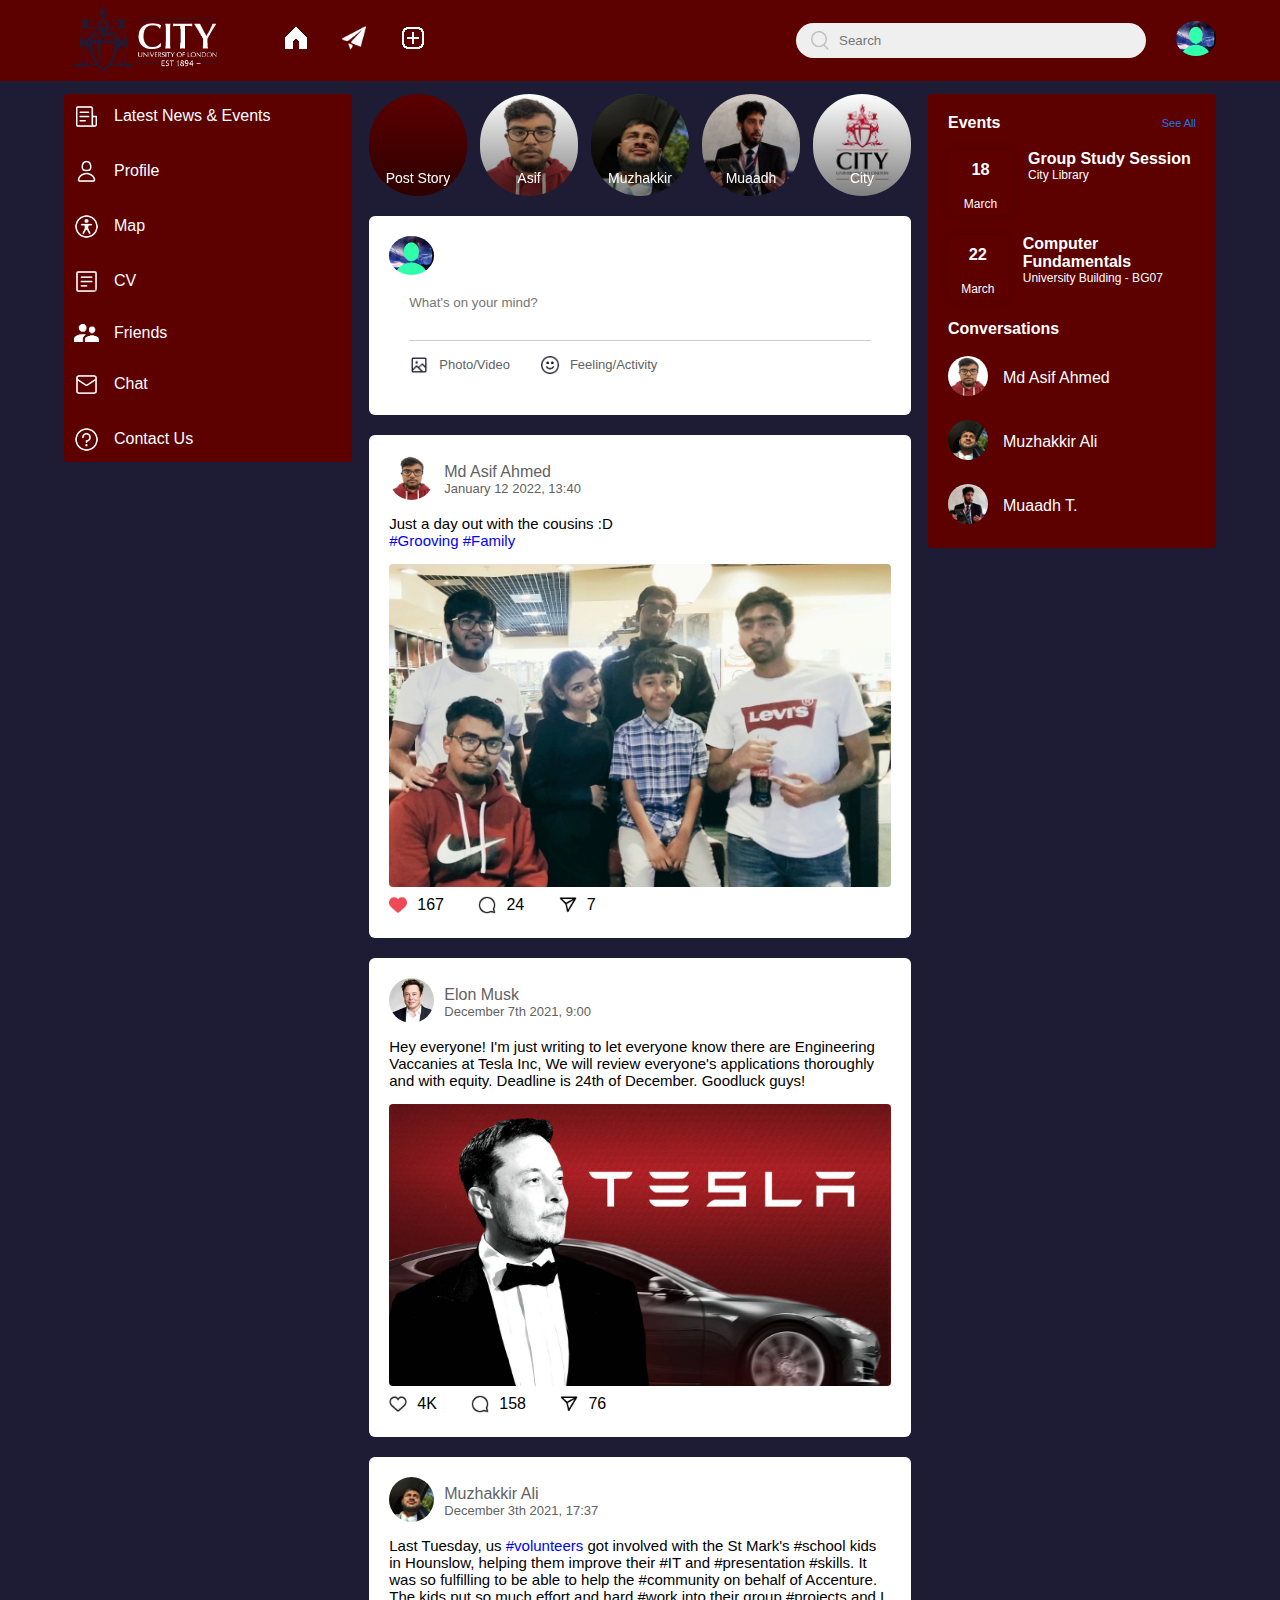
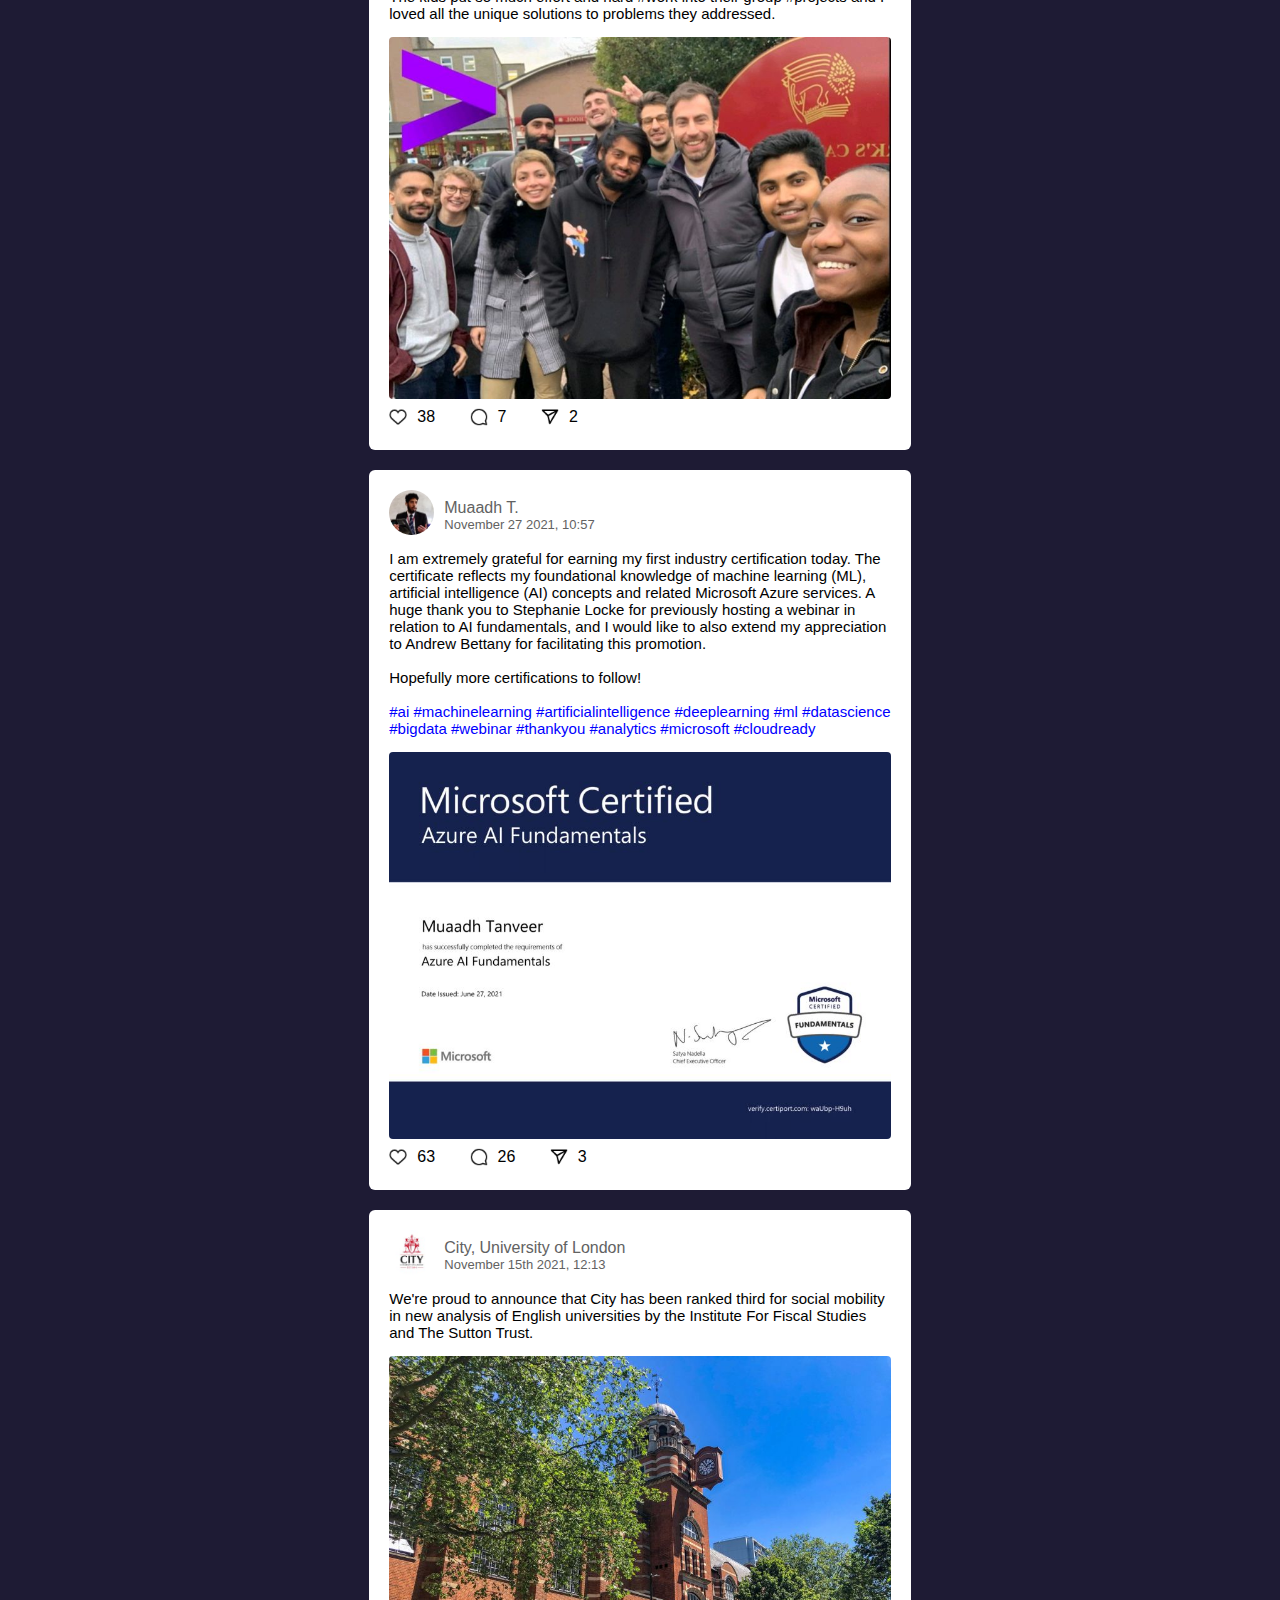
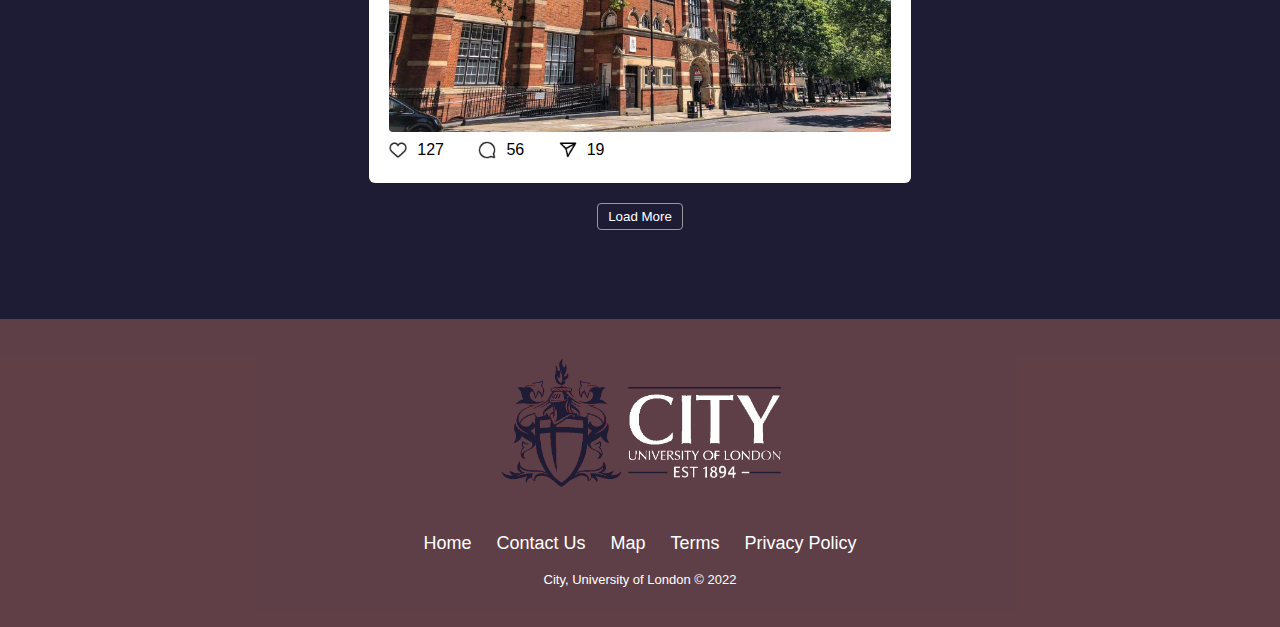
<file: index.html>
<!DOCTYPE html>
<html>
<head>
    <title>Home Page</title>
    <link rel="stylesheet" href="./css/style.css">
</head>
<body>
    
    <nav>
        <div class="nav-left">
          <a href="index.html"><img src="./images/city-dark2.png" class="logo"></a>
        <ul>
            <li><a href="index.html"><img src="images/home.png"></a></li>
            <li><a href=""><img src="images/direct.png"></a></li>
            <li><a href="upload.html"><img src="images/post.png"></a></li>
        </ul>
        </div>
        
        <div class="nav-right">
            <div class="search-box">
                <img src="images/search.png">
                <input type="text" placeholder="Search">
            </div>
            <div class="nav-user-icon online">
                <a href="profile.html"><img src="images/profile.png"></a>
            </div>
            
        </div>
    </nav>
    <div class="container">
       <div class="left-sidebar">
           <div class="sidebar-links">
               <a href=""><img src="images/news.png"> Latest News & Events</a>
               <a href="profile.html"><img src="images/profile-icon.png"> Profile</a>
               <a href="map.html"><img src="images/map.png"> Map</a>
               <a href=""><img src="images/CV.png"> CV</a>
               <a href=""><img src="images/friends.png"> Friends</a>
               <a href=""><img src="images/chat.png"> Chat</a>
               <a href=""><img src="images/contact.png"> Contact Us</a>
           </div>
       </div>

       <div class="main-content">
        <div class="story-container">
            <div class="story story1">
                <p>Post Story</p>
            </div>
            <div class="story story2">
                <p>Asif</p>
            </div>
            <div class="story story3">
                <p>Muzhakkir</p>
            </div>
            <div class="story story4">
                <p>Muaadh</p>
            </div>
            <div class="story story5">
                <p>City</p>
            </div>
        </div>

        <div class="post-input-container">
            <div class="user-profile">
                <img src="images/profile.png">
            </div>

            <div class="post-input-container">
                <textarea rows="3" placeholder="What's on your mind?"></textarea>
                <div class="post-add">
                    <a href="upload.html"><img src="images/photo.png"> Photo/Video</a>
                    <a href=""><img src="images/emoji.png"> Feeling/Activity</a>
                </div>
            </div>

        </div>
        <div class="post-container">
            <div class="post-row">
                <div class="user-profile">
                    <img src="images/member1.png">
                    <div>
                        <p>Md Asif Ahmed</p>
                        <p class="date">January 12 2022, 13:40 </p>
                    </div>
                </div>
                
            </div>
            <p class="post-text"> Just a day out with the cousins :D <br> <a href="">#Grooving</a> <a class="post-hashtag" href="">#Family</a></p>
            <img src="images/post1.png" class="post-img">
            <div class="post-row">
                <div class="activity-icons">
                    <div><img src="images/liked.png"> 167</div>
                    <div><img src="images/comment.png"> 24</div>
                    <div><img src="images/share.png"> 7</div>
                </div>
            </div>

        </div>

        <div class="post-container">
            <div class="post-row">
                <div class="user-profile">
                    <img src="images/member2.png">
                    <div>
                        <p>Elon Musk</p>
                        <p class="date"> December 7th 2021, 9:00</p>
                    </div>
                </div>
                
            </div>
            <p class="post-text">Hey everyone! I'm just writing to let everyone know there are Engineering Vaccanies at Tesla Inc, We will review everyone's applications thoroughly and with equity. Deadline is 24th of December. Goodluck guys!</p>
            <img src="images/post2.png" class="post-img">
            <div class="post-row">
                <div class="activity-icons">
                    <div><img src="images/like.png"> 4K</div>
                    <div><img src="images/comment.png"> 158</div>
                    <div><img src="images/share.png"> 76</div>
                </div>
            </div>

        </div>

        <div class="post-container">
            <div class="post-row">
                <div class="user-profile">
                    <img src="images/member3.png">
                    <div>
                        <p>Muzhakkir Ali</p>
                        <p class="date">December 3th 2021, 17:37</p>
                    </div>
                </div>
                
            </div>
            <p class="post-text">
                Last Tuesday, us <a href="">#volunteers</a> got involved with the St Mark's #school kids in Hounslow, helping them improve their #IT and #presentation #skills. It was so fulfilling to be able to help the #community on behalf of Accenture. The kids put so much effort and hard #work into their group #projects and I loved all the unique solutions to problems they addressed.
            </p>
            <img src="images/post3.png" class="post-img">
            <div class="post-row">
                <div class="activity-icons">
                    <div><img src="images/like.png"> 38</div>
                    <div><img src="images/comment.png"> 7</div>
                    <div><img src="images/share.png"> 2</div>
                </div>
            </div>

        </div>

        <div class="post-container">
            <div class="post-row">
                <div class="user-profile">
                    <img src="images/member4.png">
                    <div>
                        <p>Muaadh T.</p>
                        <p class="date">November 27 2021, 10:57</p>
                    </div>
                </div>
                
            </div>
            <p class="post-text">
                I am extremely grateful for earning my first industry certification today.
                The certificate reflects my foundational knowledge of machine learning (ML), artificial intelligence (AI) concepts and related Microsoft Azure services.
                A huge thank you to Stephanie Locke for previously hosting a webinar in relation to AI fundamentals, and I would like to also extend my appreciation to Andrew Bettany for facilitating this promotion.
                <br><br>Hopefully more certifications to follow!
                <br><br> <a href="">#ai</a> <a href="">#machinelearning</a> <a href="">#artificialintelligence</a> <a href="">#deeplearning</a> <a href="">#ml</a> <a href="">#datascience</a> <a href="">#bigdata</a>
                <a href="">#webinar</a> <a href="">#thankyou</a> <a href="">#analytics</a> <a href="">#microsoft</a> <a href="">#cloudready</a>
            </p>
            <img src="images/post4.png" class="post-img">
            <div class="post-row">
                <div class="activity-icons">
                    <div><img src="images/like.png"> 63</div>
                    <div><img src="images/comment.png"> 26</div>
                    <div><img src="images/share.png"> 3</div>
                </div>
            </div>

        </div>

        <div class="post-container">
            <div class="post-row">
                <div class="user-profile">
                    <img src="images/member5.png">
                    <div>
                        <p>City, University of London</p>
                        <p class="date">November 15th 2021, 12:13</p>
                    </div>
                </div>
                
            </div>
            <p class="post-text">We're proud to announce that City has been ranked third for social mobility in new analysis of English universities by the Institute For Fiscal Studies and The Sutton Trust.</p>
            <img src="images/post5.png" class="post-img">
            <div class="post-row">
                <div class="activity-icons">
                    <div><img src="images/like.png"> 127</div>
                    <div><img src="images/comment.png"> 56</div>
                    <div><img src="images/share.png"> 19</div>
                </div>
            </div>

        </div>
        
        <button type="button" class="load-more-btn">Load More</button>

       </div>

       <div class="right-sidebar">
           <div class="sidebar-title">
               <h4>Events</h4>
               <a href="">See All</a>
           </div>

           <div class="event">
               <div class="event-left">
                    <h3>18</h3>
                    <p>March</p>
               </div>
               <div class="event-right">
                   <h4>Group Study Session</h4>
                   <p> City Library</p>
               </div>
           </div>
           <div class="event">
            <div class="event-left">
                 <h3>22</h3>
                 <p>March</p>
            </div>
            <div class="event-right">
                <h4>Computer Fundamentals</h4>
                <p>University Building - BG07</p>
            </div>
        </div>

        <div class="sidebar-title">
            <h4>Conversations</h4>
        </div>

        <div class="chat-list">
            <div class="friend"><img src="images/member1.png"></div>
            <p>Md Asif Ahmed</p>
        </div>
        <div class="chat-list">
            <div class="friend"><img src="images/member3.png"></div>
            <p>Muzhakkir Ali</p>
        </div>
        <div class="chat-list">
            <div class="friend"><img src="images/member4.png"></div>
            <p>Muaadh T.</p>
        </div>
        

       </div>
    </div>

    <div class="footer">
        <footer>
            <div class="social"><a href=""><img src="./images/city-dark2.png"></a></div>
            <ul class="list-inline">
                <li><a href="#">Home</a></li>
                <li><a href="#">Contact Us</a></li>
                <li><a href="#">Map</a></li>
                <li><a href="#">Terms</a></li>
                <li><a href="#">Privacy Policy</a></li>
            </ul>
            <p class="copyright">City, University of London © 2022</p>
        </footer>
    </div>
</body>
</html>
</file>
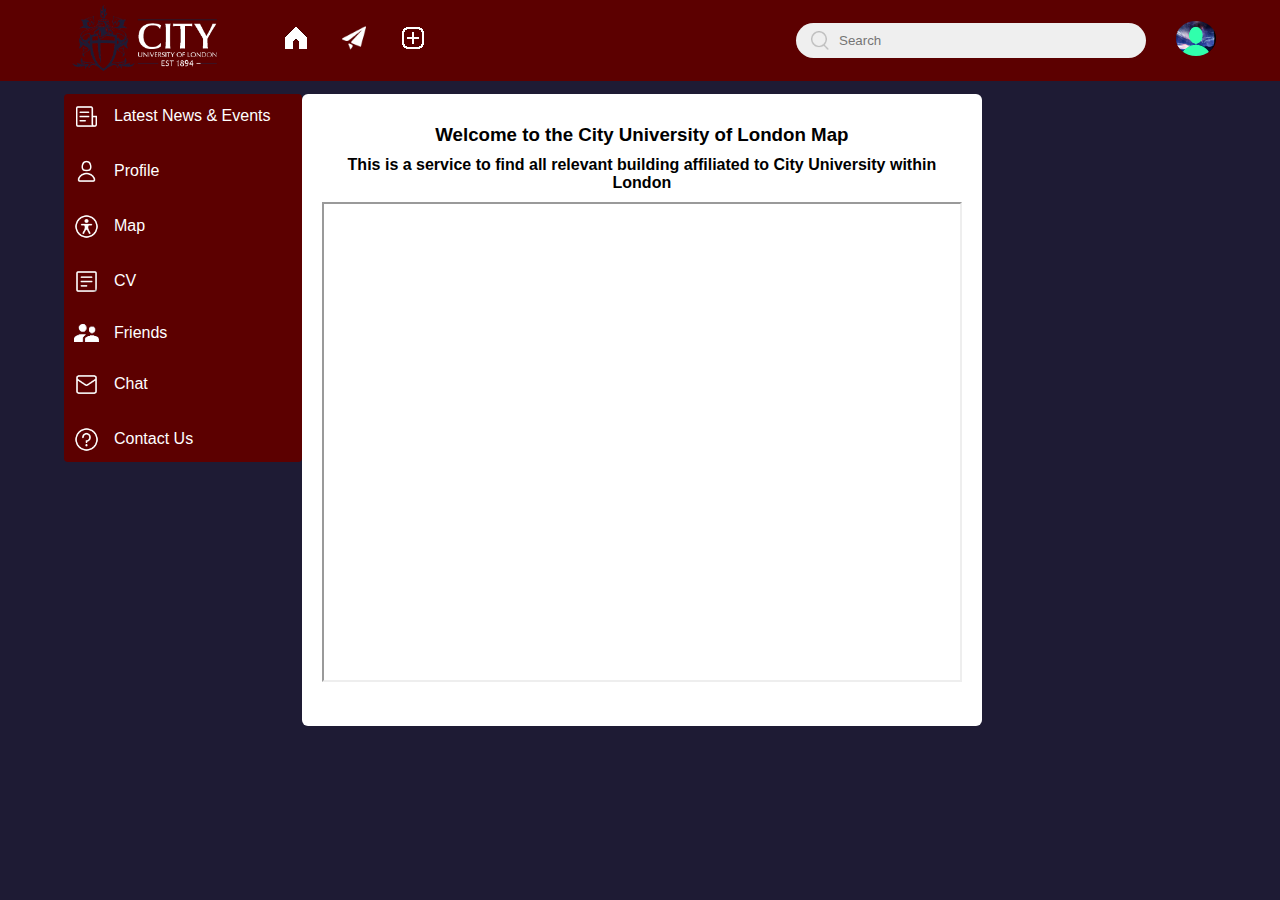
<file: map.html>
<!DOCTYPE html>
<html>
<head>
    <meta charset='utf-8'>
    <title>Map</title>
    <link rel="stylesheet" href="./css/map.css">
</head>
<body>
    <nav>
        <div class="nav-left">
          <a href="index.html"><img src="./images/city-dark2.png" class="logo"></a>
        <ul>
            <li><a href="index.html"><img src="images/home.png"></a></li>
            <li><a href=""><img src="images/direct.png"></a></li>
            <li><a href="upload.html"><img src="images/post.png"></a></li>
        </ul>
        </div>
        
        <div class="nav-right">
            <div class="search-box">
                <img src="images/search.png">
                <input type="text" placeholder="Search">
            </div>
            <div class="user-icon">
                <a href="profile.html"><img src="images/profile.png"></a>
            </div>
        </div>
    </nav>

    <div class="container">
        <div class="left-sidebar">
            <div class="sidebar-links">
                <a href=""><img src="images/news.png"> Latest News & Events</a>
                <a href="profile.html"><img src="images/profile-icon.png"> Profile</a>
                <a href="map.html"><img src="images/map.png"> Map</a>
                <a href=""><img src="images/CV.png"> CV</a>
                <a href=""><img src="images/friends.png"> Friends</a>
                <a href=""><img src="images/chat.png"> Chat</a>
                <a href=""><img src="images/contact.png"> Contact Us</a>
            </div>
        </div>
    

        <div class="main-content">
 
            <div class="box-container">
    
                <div class="form-container">
                <h3>Welcome to the City University of London Map</h3>
                <h4>This is a service to find all relevant building affiliated to City University within London</h4>
                <iframe src="https://www.google.com/maps/d/u/0/embed?mid=1DxwTy3A9WyOcEfdugRze0r-sMLTAAf7e&ehbc=2E312F" width="640" height="480"></iframe>
                
                </div>

            </div>

        </div>

        <div class="right-sidebar">
        </div>
    </div>
</body>
</html>
</file>
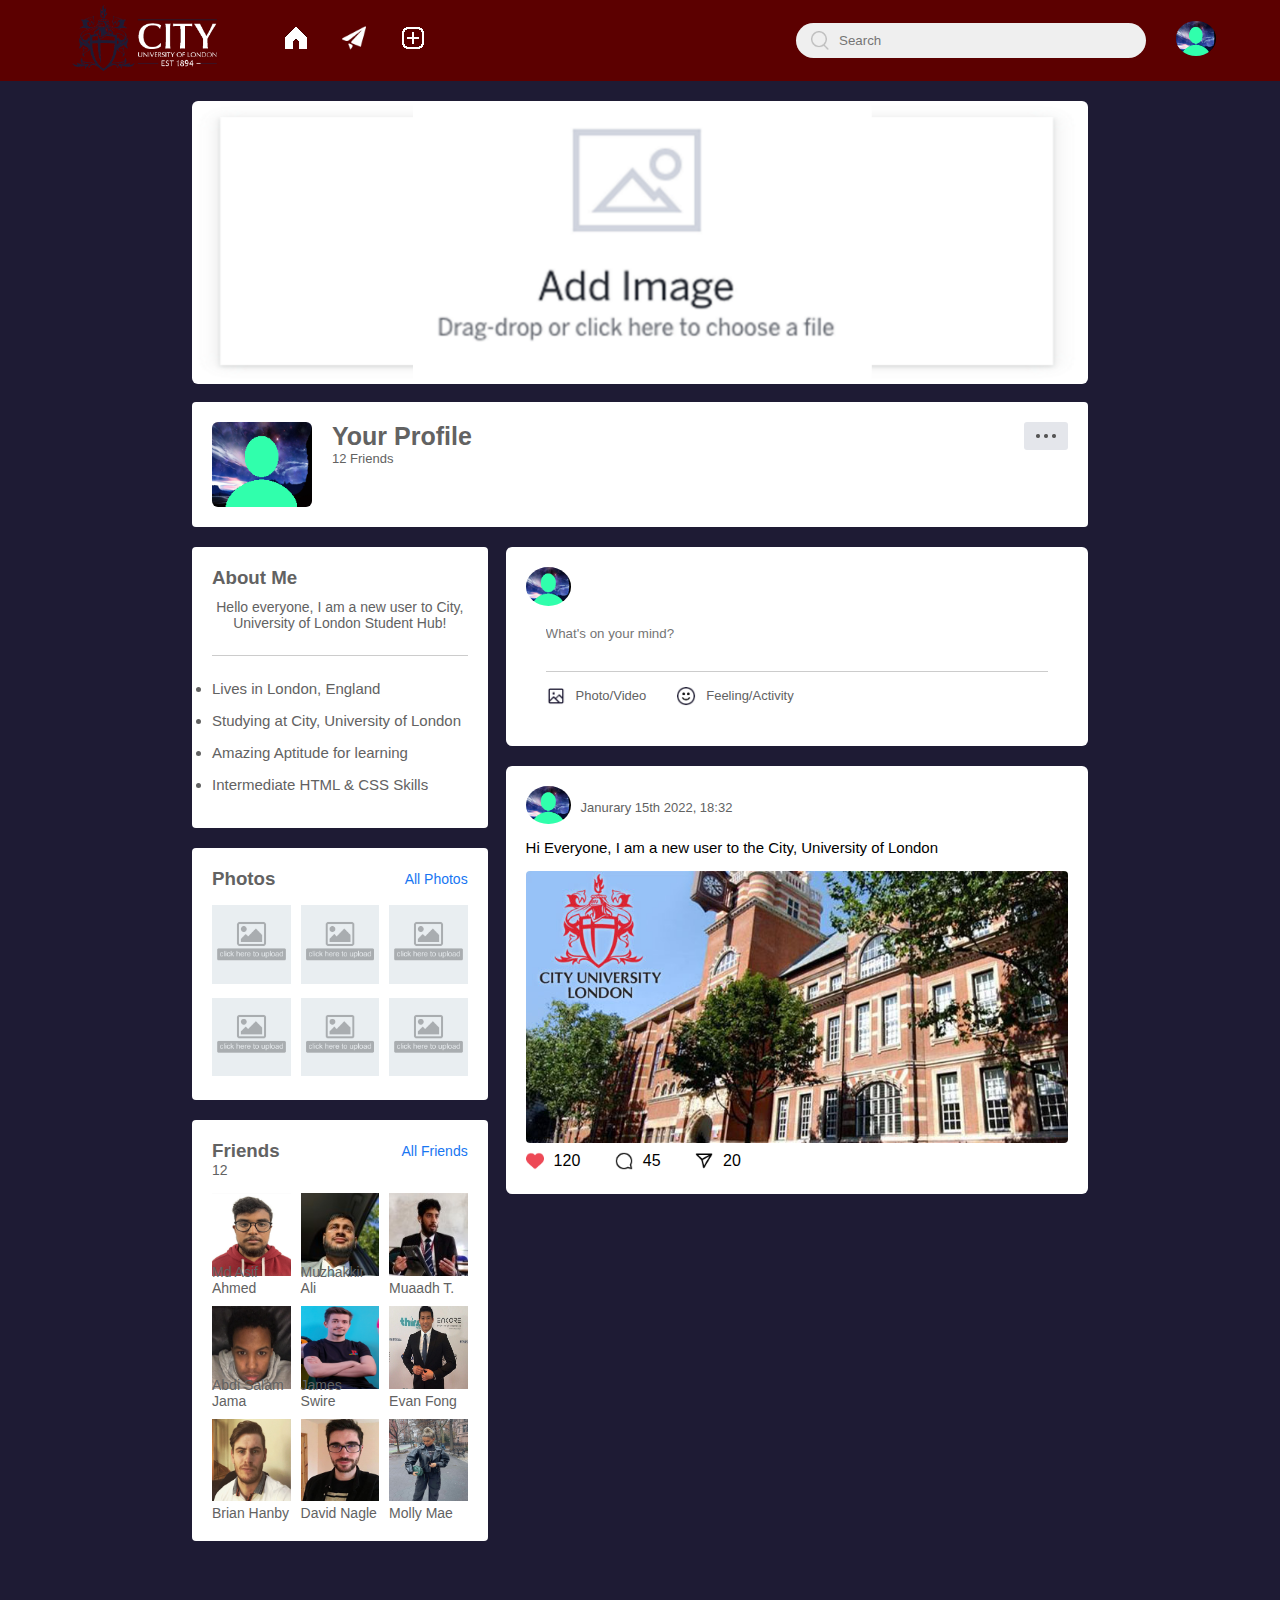
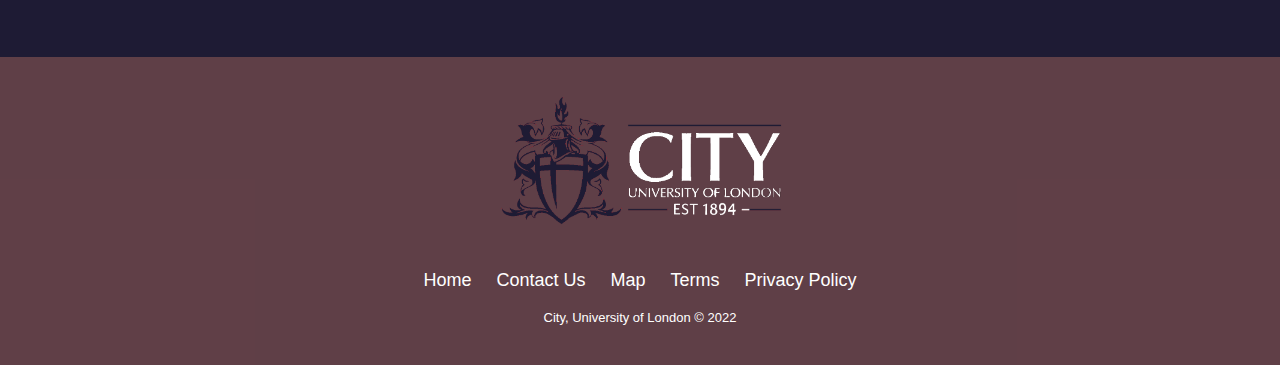
<file: profile.html>
<!DOCTYPE html>
<html>
<head>
    <title>Profile page</title>
    <link rel="stylesheet" href="./css/profile.css">
</head>
<body>
    
    <nav>
        <div class="nav-left">
          <a href="index.html"><img src="./images/city-dark2.png" class="logo"></a>
        <ul>
            <li><a href="index.html"><img src="images/home.png"></a></li>
            <li><a href=""><img src="images/direct.png"></a></li>
            <li><a href="upload.html"><img src="images/post.png"></a></li>
        </ul>
        </div>
        <div class="nav-right">
            <div class="search-box">
                <img src="images/search.png">
                <input type="text" placeholder="Search">
            </div>
            <div class="nav-user-icon">
                <a href="profile.html"><img src="images/profile.png"></a>
            </div>  
        </div>
    </nav>



<div class="profile-container">
    <a href="upload.html"><img src="images/banner.png" class="cover-img"></a>
    <div class="profile-details">
        <div class="pd-left">
            <div class="pd-row">
                <img src="images/profile.png" class="pd-image">
                <div>
                    <h3>Your Profile</h3>
                    <p>12 Friends</p>
                </div>
            </div>
        </div>
        <div class="pd-right">
            <a href=""><img src="images/more.png"></a>
        </div>
    </div>

    <div class="profile-info">
        <div class="info-col">

            <div class="profile-intro">
                <h3>About Me</h3>
                <p class="intro-text">Hello everyone, I am a new user to City, University of London Student Hub!</p>
                <hr>
                <ul>
                    <li>Lives in London, England</li>
                    <li>Studying at City, University of London</li>
                    <li>Amazing Aptitude for learning</li>
                    <li>Intermediate HTML & CSS Skills</li>


                </ul>
            </div>

            <div class="profile-intro">
                <div class="title-box">
                    <h3>Photos</h3>
                    <a href="">All Photos</a>
                </div>
                
                <div class="photo-box">
                    <div><a href="upload.html"><img src="images/click-upload.png"></a></div>
                    <div><a href="upload.html"><img src="images/click-upload.png"></a></div>
                    <div><a href="upload.html"><img src="images/click-upload.png"></a></div>
                    <div><a href="upload.html"><img src="images/click-upload.png"></a></div>
                    <div><a href="upload.html"><img src="images/click-upload.png"></a></div>
                    <div><a href="upload.html"><img src="images/click-upload.png"></a></div>
                </div>
            </div>

            <div class="profile-intro">
                <div class="title-box">
                    <h3>Friends</h3>
                    <a href="">All Friends</a>
                </div>
                <p>12</p>
                <div class="friends-box">
                    <div><img src="images/member1.png"> <p>Md Asif Ahmed</p></div>
                    <div><img src="images/member3.png"> <p>Muzhakkir Ali</p></div>
                    <div><img src="images/member4.png"> <p>Muaadh T.</p></div>
                    <div><img src="images/member6.png"> <p>Abdi Salam Jama</p></div>
                    <div><img src="images/member7.png"> <p>James Swire</p></div>
                    <div><img src="images/member8.png"> <p>Evan Fong</p></div>
                    <div><img src="images/member9.png"> <p>Brian Hanby</p></div>
                    <div><img src="images/member10.png"> <p>David Nagle</p></div>
                    <div><img src="images/member11.png"> <p>Molly Mae</p></div>
                </div>
            </div>

            



        </div>



        <div class="post-col">
            <div class="post-input-container">
                <div class="user-profile">
                    <img src="images/profile.png">
                </div>
    
                <div class="post-input-container">
                    <textarea rows="3" placeholder="What's on your mind?"></textarea>
                    <div class="post-add">
                        <a href="upload.html"><img src="images/photo.png"> Photo/Video</a>
                        <a><img src="images/emoji.png">Feeling/Activity</a>
                    </div>
                </div>
            </div>
            <div class="post-container">
                <div class="post-row">
                    <div class="user-profile">
                        <img src="images/profile.png">
                        <div>
                            <p class="date">Janurary 15th 2022, 18:32</p>
                        </div>
                    </div>
                </div>
                <p class="post-text">Hi Everyone, I am a new user to the City, University of London</p>
                <img src="images/profile-post.png" class="post-img">
                <div class="post-row">
                    <div class="post-icons">
                        <div><img src="images/liked.png"> 120</div>
                        <div><img src="images/comment.png"> 45</div>
                        <div><img src="images/share.png"> 20</div>
                    </div>
                </div>
            </div>
        </div>
    </div>



</div>




<div class="footer">
    <footer>
        <div class="social"><a href=""><img src="./images/city-dark2.png"></a></div>
        <ul class="list-inline">
            <li><a href="#">Home</a></li>
            <li><a href="#">Contact Us</a></li>
            <li><a href="#">Map</a></li>
            <li><a href="#">Terms</a></li>
            <li><a href="#">Privacy Policy</a></li>
        </ul>
        <p class="copyright">City, University of London © 2022</p>
    </footer>
</div>

</body>
</html>
</file>
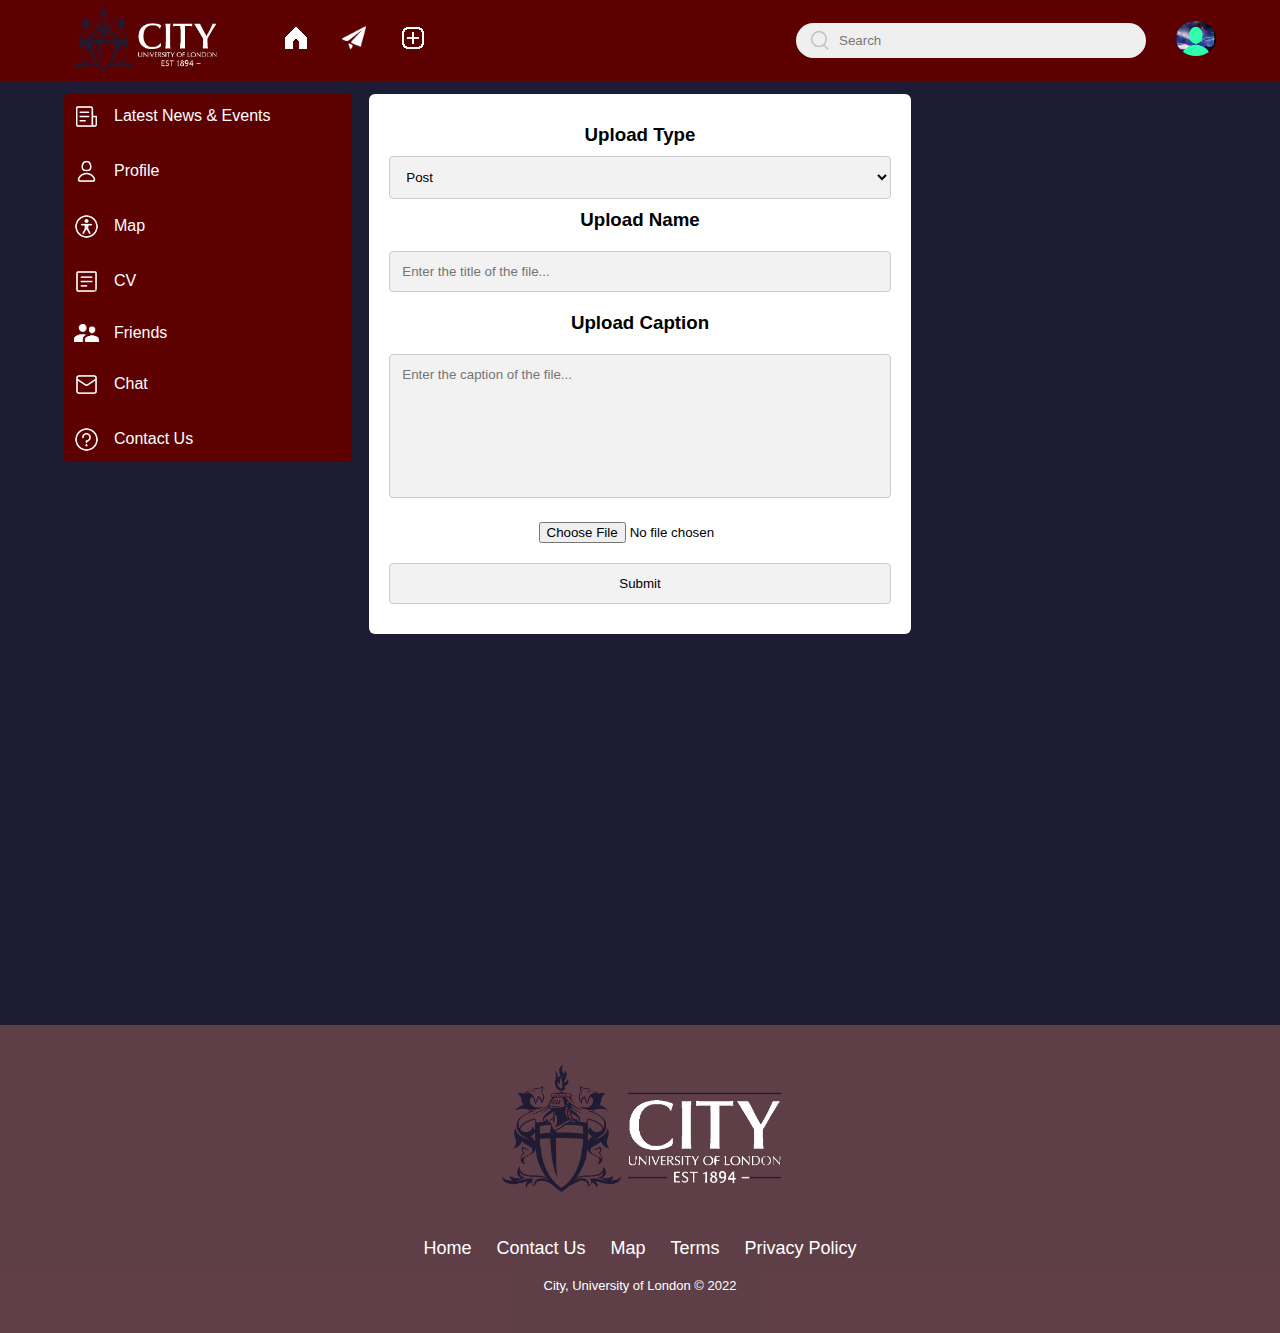
<file: upload.html>
<!DOCTYPE html>
<html>
<head>
    <title>Upload</title>
    <link rel="stylesheet" href="./css/upload.css">
</head>

<body>
    <nav>
        <div class="nav-left">
          <a href="index.html"><img src="./images/city-dark2.png" class="logo"></a>
        <ul>
            <li><a href="index.html"><img src="images/home.png"></a></li>
            <li><a href=""><img src="images/direct.png"></a></li>
            <li><a href="upload.html"><img src="images/post.png"></a></li>
        </ul>
        </div>
        
        <div class="nav-right">
            <div class="search-box">
                <img src="images/search.png">
                <input type="text" placeholder="Search">
            </div>
            <div class="user-icon">
                <a href="profile.html"><img src="images/profile.png"></a>
            </div>
        </div>
    </nav>

    <div class="container">
        <div class="left-sidebar">
            <div class="sidebar-links">
                <a href=""><img src="images/news.png"> Latest News & Events</a>
                <a href="profile.html"><img src="images/profile-icon.png"> Profile</a>
                <a href="map.html"><img src="images/map.png"> Map</a>
                <a href=""><img src="images/CV.png"> CV</a>
                <a href=""><img src="images/friends.png"> Friends</a>
                <a href=""><img src="images/chat.png"> Chat</a>
                <a href=""><img src="images/contact.png"> Contact Us</a>
            </div>
        </div>

        <div class="main-content">
 
         <div class="box-container">
 
             <div class="form-container">
                <form action="/action_page.php">

                    <div>
                        <h3>Upload Type</h3>
                        <select>
                            <option>Post</option>
                            <option>CV</option>
                        </select>
                    </div>

                    <div>
                        <h3>Upload Name</h3>
                        <input type="text" id="file-title" placeholder="Enter the title of the file...">
                    </div>

                    <div>
                        <h3>Upload Caption</h3>
                        <textarea placeholder="Enter the caption of the file..."></textarea>
                    </div>
                    <input type="file" id="upload" name="filename">
                    <br>
                    <input type="submit" id="submit" value="Submit">
                  </form> 
             </div>
         </div>
        </div>

        <div class="right-sidebar">
        </div>
    </div>
    
    <div class="footer">
        <footer>
            <div class="social"><a href=""><img src="./images/city-dark2.png"></a></div>
            <ul class="list-inline">
                <li><a href="#">Home</a></li>
                <li><a href="#">Contact Us</a></li>
                <li><a href="#">Map</a></li>
                <li><a href="#">Terms</a></li>
                <li><a href="#">Privacy Policy</a></li>
            </ul>
            <p class="copyright">City, University of London © 2022</p>
        </footer>
    </div>
</body>
</file>
<file: css/style.css>
* {
    margin: 0;
    padding: 0;
    box-sizing: border-box;
    font-family: 'poppins', sans-serif;
    color: white;
}

body {
    background-color: #1E1B34;
}
nav {
    display: flex;
    align-items: center;
    justify-content: space-between;
    background-color: #5c0000;
    padding: 5px 5%;
    position: sticky;
    top: 0;
    z-index: 100;
}
.logo{
    width: 160px;
    margin-right: 45px;
}
.nav-left, .nav-right{
    display: flex;
    align-items: center;
}
.nav-left ul li img{
    width: 24px;
    margin: 0 15px;
}
.nav-left ul li{
    list-style: none;
    display: inline-block;
}
.nav-user-icon img{
    width: 40px;
    border-radius: 50%;
    cursor: pointer;
}
.nav-user-icon{
    margin-left: 30px;
}
.search-box{
    background: #efefef;
    width: 350px;
    border-radius: 20px;
    display: flex;
    align-items: center;
    padding: 0 15px;
}
.search-box img{
    width: 18px;
}
.search-box input{
    width: 100%;
    background: transparent;
    padding: 10px;
    outline: none;
    border: 0;
}
.friend{
    position: relative;
}

.container{
    padding: 13px 5%;
    display: flex;
    justify-content: space-between;
}
.left-sidebar {
    background: #5c0000;
    flex-basis: 25%;
    position: sticky;
    top: 90px;
    align-self: flex-start;
    padding: 10px;
    border-radius: 4px;
}
.right-sidebar {
    background-color: #5c0000;
    flex-basis: 25%;
    position: sticky;
    top: 90px;
    align-self: flex-start;
    padding: 20px;
    border-radius: 4px;
}
.main-content{

    flex-basis: 47%;
}

.sidebar-links a{
    text-decoration: none;
    display: flex;
    align-items: center;
    margin-bottom: 30px;
    width: fit-content;
    color:White;
}

.sidebar-links a img{
    width: 25px;
    margin-right: 15px;
}

.sidebar-links a:last-child{
    text-decoration: none;
    display: flex;
    align-items: center;
    margin-bottom:0px;
    width: fit-content;
}


.sidebar-title{
    display: flex;
    align-items: center;
    justify-content: space-between;
    margin-bottom: 18px;
}
.sidebar-title a{
    text-decoration: none;
    color: #1876f2;
    font-size: 11px;
}
.right-sidebar h4{
    font-weight: 600;
    font-size: 16px;
}

.event{
    display: flex;
    font-size: 14px;
    margin-bottom: 20px;
}
.event-left{
    border-radius: 10px;
    height: 65px;
    width: 65px;
    margin-right: 15px;
    padding-top: 10px;
    text-align: center;
    position: relative;
    overflow: hidden;
    box-shadow: 0 0 10px rgba(0, 0, 0, 0.1);
}
.event-left p{
    position: absolute;
    bottom: 0;
    left: 0;
    width: 100%;
    text-align: center;
    background-color: #5c0000;
    color: #fff;
    font-size: 10px;
    padding: 4px 0;
}
.event p{
    font-size: 12px;
}
.event a{
    font-size: 12px;
    text-decoration: none;
    color: #1876f2;
}

.chat-list{
    display: flex;
    align-items: center;
    margin-bottom: 20px;

}
.chat-list:last-child{
    margin-bottom: 0px;
}
.chat-list .friend{
    width: 40px;
    border-radius: 50%;
    margin-right: 15px;
    
}
.chat-list .friend img{
    width: 40px;
    border-radius: 50%;
}





.story-container{
    display: flex;
    justify-content: space-between;
    margin-bottom: 20px;
}
.story{
    flex-basis: 18%;
    padding-top: 18.86%;
    position: relative;
    background-size: cover;
    background-position: center;
    border-radius: 500px;
}
.story1 {
    background-image: linear-gradient(transparent,rgba(0,0,0,0.5));
    background-color: #5c0000;
}
.story2{
    background-image: linear-gradient(transparent,rgba(0,0,0,0.5)), url(../images/member1.png);
}
.story3{
    background-image: linear-gradient(transparent,rgba(0,0,0,0.5)), url(../images/member3.png);
}
.story4{
    background-image: linear-gradient(transparent,rgba(0,0,0,0.5)), url(../images/member4.png);
}
.story5{
    background-image: linear-gradient(transparent,rgba(0,0,0,0.5)), url(../images/member5.png);
}
.story img{
    width: 45px;
    border-radius: 50%;
    border: 5px solid #1876f2;
    position: absolute;
    top: 10px;
    left: 10px;
}
.story p{
    position: absolute;
    bottom: 10px;
    width: 100%;
    text-align: center;
    color: #fff;
    font-size: 14px;
}
.story.story1 img{
    top: unset;
    left: 50%;
    bottom: 40px;
    transform: translateX(-50%);
    border: 0;
    width: 35px;
}

.post-input-container{
    width: 100%;
    background: white;
    border-radius: 6px;
    padding: 20px;
    color: #626262;
}
.user-profile{
    display: flex;
    align-items: center;
}
.user-profile img{
    width: 45px;
    border-radius: 50%;
    margin-right: 10px;
}
.user-profile p{
    margin-bottom: -5px;
    font-weight: 500;
    color: #626262;
}
.user-profile small{
    font-size: 12px;
}

.post-input-container textarea{
    width: 100%;
    border: 0;
    outline: 0;
    border-bottom: 1px solid #ccc;
    resize: none;
    background: transparent;
    color: black;
}
.post-add{
    display: flex;
    margin-top: 10px;
}
.post-add a{
    text-decoration: none;
    display: flex;
    align-items: center;
    color: #626262;
    margin-right: 30px;
    font-size: 13px;
}
.post-add a img{
    width: 20px;
    margin-right: 10px;
}



.post-container{
    width: 100%;
    background: white;
    border-radius: 6px;
    padding: 20px;
    color: #626262;
    margin: 20px 0;
}

.date{
    font-size: 13px;
    color: #747171;
    margin-top:5px;
}

.post-row{
    display: flex;
    align-items: center;
    justify-content: space-between;
}

.post-row a{
    color: #9a9a9a;
}

.post-text{
    color: black;
    margin-top: 15px;
    font-size: 15px;
}
.post-text a{
        color:blue;
    text-decoration: none;
    font-size:15px;
}
.post-img{
    width: 100%;
    border-radius: 4px;
    margin-top:15px;
    margin-bottom: 5px;
}
.activity-icons div img{
    width: 18px;
    margin-right: 10px;
}
.activity-icons div{
    display: inline-flex;
    align-items: center;
    margin-right: 30px;
    color:black;
}



.load-more-btn{
    display: block;
    margin: auto;
    cursor: pointer;
    padding: 5px 10px;
    border: 1px solid #9a9a9a;
    color: white;
    background: transparent;
    border-radius: 4px;
}



.footer {
    margin-top:20mm;
    padding: 40px 0;
    background-color: #815151a9;
    color:white;
  }
  
  .footer ul {
    padding: 0;
    list-style: none;
    text-align: center;
    font-size: 18px;
    line-height: 1.6;
    margin-bottom: 0;
  }
  
  .footer li {
    padding: 0 10px;
    display:inline;
  }
  
  .footer ul a {
    color: inherit;
    text-decoration: none;
  }
  
  .footer .social {
    text-align: center;
    padding-bottom: 25px;
  }

  .footer img{
      width:30%;
  }
  
  .footer .social > a {
    line-height: 40px;
    display: inline-block;
    margin: 0 8px;
  }
  
  
  .footer .copyright {
    margin-top: 15px;
    text-align: center;
    font-size: 13px;
    margin-bottom: 0;
  }



@media (max-width:900px){
    nav{
        flex-wrap: wrap;
    }
    .post-add{
        flex-wrap: wrap;
    }

    .left-sidebar{
        display: none;      
    }
    .right-sidebar{
        display: none;
    }
    .main-content{
        flex-basis: 100%;
    }
    .logo{
        width: 110px;
        margin-right: 20px;
    }
    .search-box{
        display: none;
    }
    .nav-left ul li img{
        width: 20px;
        margin: 0 8px;
    }
    .nav-user-icon img{
        width: 30px;
    }
    .nav-user-icon{
        margin-left: 0;
    }
    .story img{
        width: 30px;
        border-width: 3px;
    }
    .story p{
        font-size: 10px;
    }
    .story.story1 img{
        width: 25px;
        bottom: 30px;
    }
    .post-input-container{
        padding-left: 0;
    }
    .post-add a{
        margin-right: 12px;
        font-size: 9px;
    }
    .post-add a img {
        width: 16px;
        margin-right: 5px;
    }
}
</file>
<file: css/map.css>
* {
    margin: 0;
    padding: 0;
    box-sizing: border-box;
    font-family: 'poppins', sans-serif;
    /* color: white; */
}
body {
    background-color: #1E1B34;
}
nav {
    display: flex;
    align-items: center;
    justify-content: space-between;
    background-color: #5c0000;
    padding: 5px 5%;
    position: sticky;
    top: 0;
    z-index: 100;
}
.logo{
    width: 160px;
    margin-right: 45px;
}
.nav-left, .nav-right{
    display: flex;
    align-items: center;
}
.nav-left ul li img{
    width: 24px;
    margin: 0 15px;
}
.nav-left ul li{
    list-style: none;
    display: inline-block;
}
.user-icon img{
    width: 40px;
    border-radius: 50%;
    cursor: pointer;
}
.user-icon{
    margin-left: 30px;
}
.search-box{
    background: #efefef;
    width: 350px;
    border-radius: 20px;
    display: flex;
    align-items: center;
    padding: 0 15px;
}
.search-box img{
    width: 18px;
}
.search-box input{
    width: 100%;
    background: transparent;
    padding: 10px;
    outline: none;
    border: 0;
}

.container{
    padding: 13px 5%;
    display: flex;
    justify-content: space-between;
}
.main-content{
    flex-basis: 47%;
}

.left-sidebar {
    background: #5c0000;
    flex-basis: 25%;
    position: sticky;
    top: 90px;
    align-self: flex-start;
    padding: 10px;
    border-radius: 4px;
}
.right-sidebar {
    flex-basis: 25%;
    align-self: flex-start;
}
.sidebar-links a{
    text-decoration: none;
    display: flex;
    align-items: center;
    margin-bottom: 30px;
    width: fit-content;
    color:White;
}

.sidebar-links a img{
    width: 25px;
    margin-right: 15px;
}

.sidebar-links a:last-child{
    text-decoration: none;
    display: flex;
    align-items: center;
    margin-bottom:0px;
    width: fit-content;
    color:White;
}

/* ------------write  --------- */
.box-container{
    width: 100%;
    background: white;
    border-radius: 6px;
    padding:20px 20px 40px 20px;
}

.form-container{
    text-align: center;
}

.form-container h3{
    margin-top:10px;
    margin-bottom: 10px;
}
.form-container h4{
    margin-bottom: 10px;
}

select{
    background-color: #f2f2f2;
    width: 100%;
    padding: 12px;
    border: 1px solid #ccc;
    border-radius: 4px;
}

#file-title{
    background-color: #f2f2f2;
    width: 100%;
    padding: 12px;
    border: 1px solid #ccc;
    border-radius: 4px;
}

textarea{
    background-color: #f2f2f2;
    width: 100%;
    padding: 12px;
    border: 1px solid #ccc;
    border-radius: 4px;
    padding-bottom: 100px;
    resize:none;
}
#submit{
    background-color: #f2f2f2;
    width: 100%;
    padding: 12px;
    border: 1px solid #ccc;
    border-radius: 4px;
}
#upload{
    margin-left:50px;
}

.footer {
    margin-top:10cm;
    padding: 40px 0;
    background-color: #815151a9;
    color:white;
  }
  
  .footer ul {
    padding: 0;
    list-style: none;
    text-align: center;
    font-size: 18px;
    line-height: 1.6;
    margin-bottom: 0;
  }
  
  .footer li {
    padding: 0 10px;
    display:inline;
  }
  
  .footer ul a {
    color: inherit;
    text-decoration: none;
  }
  
  .footer .social {
    text-align: center;
    padding-bottom: 25px;
  }

  .footer img{
      width:30%;
  }
  
  .footer .social > a {
    line-height: 40px;
    display: inline-block;
    margin: 0 8px;
  }
  
  
  .footer .copyright {
    margin-top: 15px;
    text-align: center;
    font-size: 13px;
    margin-bottom: 0;
  }
</file>
<file: css/profile.css>
* {
    margin: 0;
    padding: 0;
    box-sizing: border-box;
    font-family: 'poppins', sans-serif;
    /* color: white; */
}
/* ---------------dark mode------------ */


:root{
    --body-color: #efefef;
    --nav-color: #1876f2;
    --bg-color: #fff;
    --primary-color: #edf2fc;
    --secondary-color: #212121;  
}
.dark-theme{
    --body-color: #0a0a0a;
    --nav-color: #000;
    --bg-color: #000;
}



body {
    background-color: #1E1B34;
    transition: background 0.3s;
}
nav {
    display: flex;
    align-items: center;
    justify-content: space-between;
    background-color: #5c0000;
    padding: 5px 5%;
    position: sticky;
    top: 0;
    z-index: 100;
}
.logo{
    width: 160px;
    margin-right: 45px;
}
.nav-left, .nav-right{
    display: flex;
    align-items: center;
}
.nav-left ul li img{
    width: 24px;
    margin: 0 15px;
}
.nav-left ul li{
    list-style: none;
    display: inline-block;
}
.nav-user-icon img{
    width: 40px;
    border-radius: 50%;
    cursor: pointer;
}
.nav-user-icon{
    margin-left: 30px;
}
.search-box{
    background: #efefef;
    width: 350px;
    border-radius: 20px;
    display: flex;
    align-items: center;
    padding: 0 15px;
}
.search-box img{
    width: 18px;
}
.search-box input{
    width: 100%;
    background: transparent;
    padding: 10px;
    outline: none;
    border: 0;
}

.container{
    padding: 13px 5%;
    display: flex;
    justify-content: space-between;
}

.main-content{
    /* background: #cbdffa; */
    flex-basis: 47%;
}

/* ------------------ main content ------------- */


/* ------------write  --------- */
.post-input-container{
    width: 100%;
    background: var(--bg-color);
    border-radius: 6px;
    padding: 20px;
    color: #626262;
}
.user-profile{
    display: flex;
    align-items: center;
}
.user-profile img{
    width: 45px;
    border-radius: 50%;
    margin-right: 10px;
}
.user-profile p{
    margin-bottom: -5px;
    font-weight: 500;
    color: #626262;
}
.user-profile small{
    font-size: 12px;
}


.post-input-container textarea{
    width: 100%;
    border: 0;
    outline: 0;
    border-bottom: 1px solid #ccc;
    resize: none;
    background: transparent;
    color: black;
}
.post-add{
    display: flex;
    margin-top: 10px;
}
.post-add a{
    text-decoration: none;
    display: flex;
    align-items: center;
    color: #626262;
    margin-right: 30px;
    font-size: 13px;
}
.post-add a img{
    width: 20px;
    margin-right: 10px;
}
/* -------post list------- */


.post-container{
    width: 100%;
    background: var(--bg-color);
    border-radius: 6px;
    padding: 20px;
    color: #626262;
    margin: 20px 0;
}

.date{
    font-size: 13px;
    color: #9a9a9a;
}

.post-row{
    display: flex;
    align-items: center;
    justify-content: space-between;
}

.post-row a{
    color: #9a9a9a;
}

.post-text{
    color: black;
    margin-top: 15px;
    font-size: 15px;
}
.post-text a{
        color:blue;
    text-decoration: none;
    font-size:15px;
}
.post-img{
    width: 100%;
    border-radius: 4px;
    margin-top:15px;
    margin-bottom: 5px;
}
.post-icons div img{
    width: 18px;
    margin-right: 10px;
}
.post-icons div{
    display: inline-flex;
    align-items: center;
    margin-right: 30px;
    color:black;
}

.load-more-btn{
    display: block;
    margin: auto;
    cursor: pointer;
    padding: 5px 10px;
    border: 1px solid #9a9a9a;
    color: white;
    background: transparent;
    border-radius: 4px;
}


/* -------- profile page --------- */
.profile-container{
    padding: 20px 15%;
    color: #626262;
    margin-bottom: 1;
}
.cover-img{
    width: 100%;
    border-radius: 6px;
    margin-bottom: 14px;
}
.profile-details{
    background: var(--bg-color);
    padding: 20px;
    border-radius: 4px;
    display: flex;
    align-items: flex-start;
    justify-content: space-between;
}
.pd-row{
    display: flex;
    align-items: flex-start;
}
.pd-image{
    width: 100px;
    margin-right: 20px;
    border-radius: 6px;
}
.pd-row div h3{
    font-size: 25px;
    font-weight: 600;
}
.pd-row div p{
    font-size: 13px;
}
.pd-right button img{
    height: 15px;
    margin-right: 10px;
}

.pd-right{
    text-align: right;
}
.pd-right a{
    background: #e4e6eb;
    border-radius: 3px;
    padding: 12px;
    display: inline-flex;
    /* margin-top: 30px; */
}
.pd-right a img{
    width: 20px;
}
.profile-info{
    display: flex;
    align-self: flex-start;
    justify-content: space-between;
    margin-top: 20px;
}
.info-col{
    flex-basis: 33%;
}
.post-col{
    flex-basis: 65%;
}
.profile-intro{
    background: var(--bg-color);
    padding: 20px;
    margin-bottom: 20px;
    border-radius: 4px;
}
.profile-intro h3{
    font-weight: 600;
}
.intro-text{
    text-align: center;
    margin: 10px 0;
    font-size: 15px;
}
.intro-text img{
    width: 15px;
    margin-bottom: -3px;
}
.profile-intro hr{
    border: 0;
    height: 1px;
    background: #ccc;
    margin: 24px 0;
}
.profile-intro ul li{
    margin-left:  16px;
    font-size: 15px;
    margin: 15px 0;
    display: list-item;
    align-items: center;
}
.profile-intro ul li img{
    width: 26px;
    margin-right: 10px;
}
.title-box{
    display: flex;
    align-items: center;
    justify-content: space-between;
}
.title-box a{
    text-decoration: none;
    color: #1876f2;
    font-size: 14px;
}
.photo-box{
    display: grid;
    grid-template-columns: repeat(3, auto);
    grid-gap: 10px;
    margin-top: 15px;
}
.photo-box div img{
    width: 100%;
    cursor: pointer;
}
.profile-intro p{
    font-size: 14px;
}
.friends-box{
    display: grid;
    grid-template-columns: repeat(3, auto);
    grid-gap: 10px;
    margin-top: 15px;
}
.friends-box div img{
    width: 100%;
    height:100%;
    cursor: pointer;
    padding-bottom: 20px;
}
.friends-box div{
    position: relative;
}

.friends-box p{
    position: absolute;
    bottom: 0;
    left: 0;
}

/* ---------------- home page media query ---------- */

@media (max-width:900px){
    nav{
        flex-wrap: wrap;
    }
    .post-add{
        flex-wrap: wrap;
    }
    .main-content{
        flex-basis: 100%;
    }
    .logo{
        width: 110px;
        margin-right: 20px;
    }
    .search-box{
        display: none;
    }
    .nav-left ul li img{
        width: 20px;
        margin: 0 8px;
    }
    .nav-user-icon img{
        width: 30px;
    }
    .nav-user-icon{
        margin-left: 0;
    }

    .post-input-container{
        padding-left: 0;
    }
    .post-add a{
        margin-right: 12px;
        font-size: 9px;
    }
    .post-add a img {
        width: 16px;
        margin-right: 5px;
    }
}


/* ---------------- profile page media query ---------- */

@media (max-width:900px){
    .profile-details{
        flex-wrap: wrap;
    }
    .profile-info{
        flex-wrap: wrap;
    }

    .profile-container{
        padding: 20px 5%;
    }
    .pd-row div h3{
        font-size: 16px;
    }
    .pd-right{
        margin-top: 15px;
        text-align: left;
    }
    .pd-right button{
        margin-left: 0;
        margin-right: 10px;
    }
    .info-col{
        flex-basis: 100%;
    }
    .post-col{
        flex-basis: 100%;
    }
}

.footer {
    margin-top:20mm;
    padding: 40px 0;
    background-color: #815151a9;
    color:white;
  }
  
  .footer ul {
    padding: 0;
    list-style: none;
    text-align: center;
    font-size: 18px;
    line-height: 1.6;
    margin-bottom: 0;
  }
  
  .footer li {
    padding: 0 10px;
    display:inline;
  }
  
  .footer ul a {
    color: inherit;
    text-decoration: none;
  }
  
  .footer .social {
    text-align: center;
    padding-bottom: 25px;
  }

  .footer img{
      width:30%;
  }
  
  .footer .social > a {
    line-height: 40px;
    display: inline-block;
    margin: 0 8px;
  }
  
  
  .footer .copyright {
    margin-top: 15px;
    text-align: center;
    font-size: 13px;
    margin-bottom: 0;
  }
</file>
<file: css/upload.css>
* {
    margin: 0;
    padding: 0;
    box-sizing: border-box;
    font-family: 'poppins', sans-serif;
    /* color: white; */
}
body {
    background-color: #1E1B34;
}
nav {
    display: flex;
    align-items: center;
    justify-content: space-between;
    background-color: #5c0000;
    padding: 5px 5%;
    position: sticky;
    top: 0;
    z-index: 100;
}
.logo{
    width: 160px;
    margin-right: 45px;
}
.nav-left, .nav-right{
    display: flex;
    align-items: center;
}
.nav-left ul li img{
    width: 24px;
    margin: 0 15px;
}
.nav-left ul li{
    list-style: none;
    display: inline-block;
}
.user-icon img{
    width: 40px;
    border-radius: 50%;
    cursor: pointer;
}
.user-icon{
    margin-left: 30px;
}
.search-box{
    background: #efefef;
    width: 350px;
    border-radius: 20px;
    display: flex;
    align-items: center;
    padding: 0 15px;
}
.search-box img{
    width: 18px;
}
.search-box input{
    width: 100%;
    background: transparent;
    padding: 10px;
    outline: none;
    border: 0;
    margin: 0;
}

.container{
    padding: 13px 5%;
    display: flex;
    justify-content: space-between;
}
.left-sidebar {
    background: #5c0000;
    flex-basis: 25%;
    position: sticky;
    top: 90px;
    align-self: flex-start;
    padding: 10px;
    border-radius: 4px;
}
.sidebar-links a{
    text-decoration: none;
    display: flex;
    align-items: center;
    margin-bottom: 30px;
    width: fit-content;
    color:White;
}

.sidebar-links a img{
    width: 25px;
    margin-right: 15px;
}

.sidebar-links a:last-child{
    text-decoration: none;
    display: flex;
    align-items: center;
    margin-bottom:0px;
    width: fit-content;
    color:White;
}
.right-sidebar {
    flex-basis: 25%;
    align-self: flex-start;
}
.main-content{
    flex-basis: 47%;
}


.box-container{
    width: 100%;
    background: white;
    border-radius: 6px;
    padding: 20px;
}

.form-container{
    text-align: center;
}

.form-container h3, input, textarea{
    margin-top:10px;
    margin-bottom: 10px;
}

select{
    background-color: #f2f2f2;
    width: 100%;
    padding: 12px;
    border: 1px solid #ccc;
    border-radius: 4px;
}

#file-title{
    background-color: #f2f2f2;
    width: 100%;
    padding: 12px;
    border: 1px solid #ccc;
    border-radius: 4px;
}

textarea{
    background-color: #f2f2f2;
    width: 100%;
    padding: 12px;
    border: 1px solid #ccc;
    border-radius: 4px;
    padding-bottom: 100px;
    resize:none;
}
#submit{
    background-color: #f2f2f2;
    width: 100%;
    padding: 12px;
    border: 1px solid #ccc;
    border-radius: 4px;
}
#upload{
    margin-left:50px;
}

.footer {
    margin-top:10cm;
    padding: 40px 0;
    background-color: #815151a9;
    color:white;
  }
  
  .footer ul {
    padding: 0;
    list-style: none;
    text-align: center;
    font-size: 18px;
    line-height: 1.6;
    margin-bottom: 0;
  }
  
  .footer li {
    padding: 0 10px;
    display:inline;
  }
  
  .footer ul a {
    color: inherit;
    text-decoration: none;
  }
  
  .footer .social {
    text-align: center;
    padding-bottom: 25px;
  }

  .footer img{
      width:30%;
  }
  
  .footer .social > a {
    line-height: 40px;
    display: inline-block;
    margin: 0 8px;
  }
  
  
  .footer .copyright {
    margin-top: 15px;
    text-align: center;
    font-size: 13px;
    margin-bottom: 0;
  }



@media (max-width:900px){
    nav{
        flex-wrap: wrap;
    }
    .left-sidebar{
        display: none;      
    }
    .right-sidebar{
        display: none;
    }
    .main-content{
        flex-basis: 100%;
    }
    .logo{
        width: 110px;
        margin-right: 20px;
    }
    .search-box{
        display: none;
    }
    .nav-left ul li img{
        width: 20px;
        margin: 0 8px;
    }
    .user-icon img{
        width: 30px;
    }
    .user-icon{
        margin-left: 0;
    }
    .form-container{
        padding-left: 0;
    }

}
</file>
